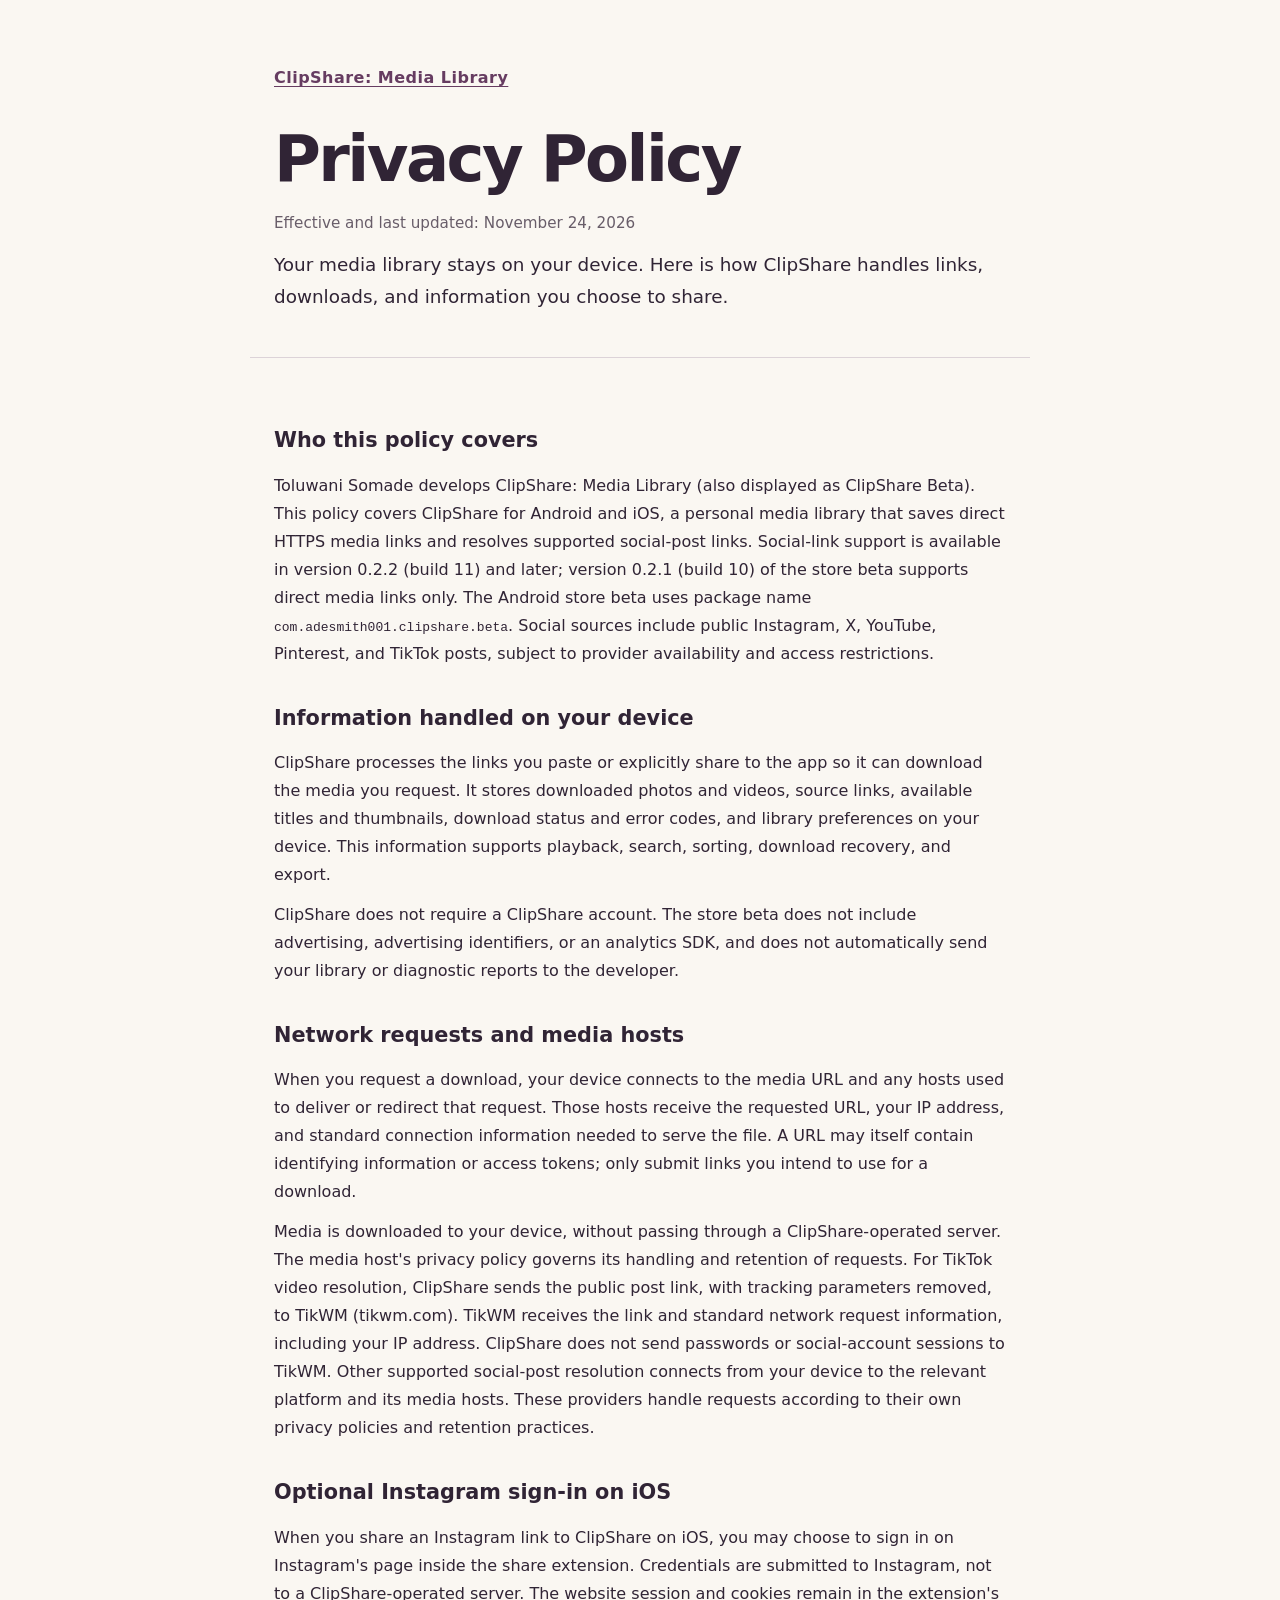
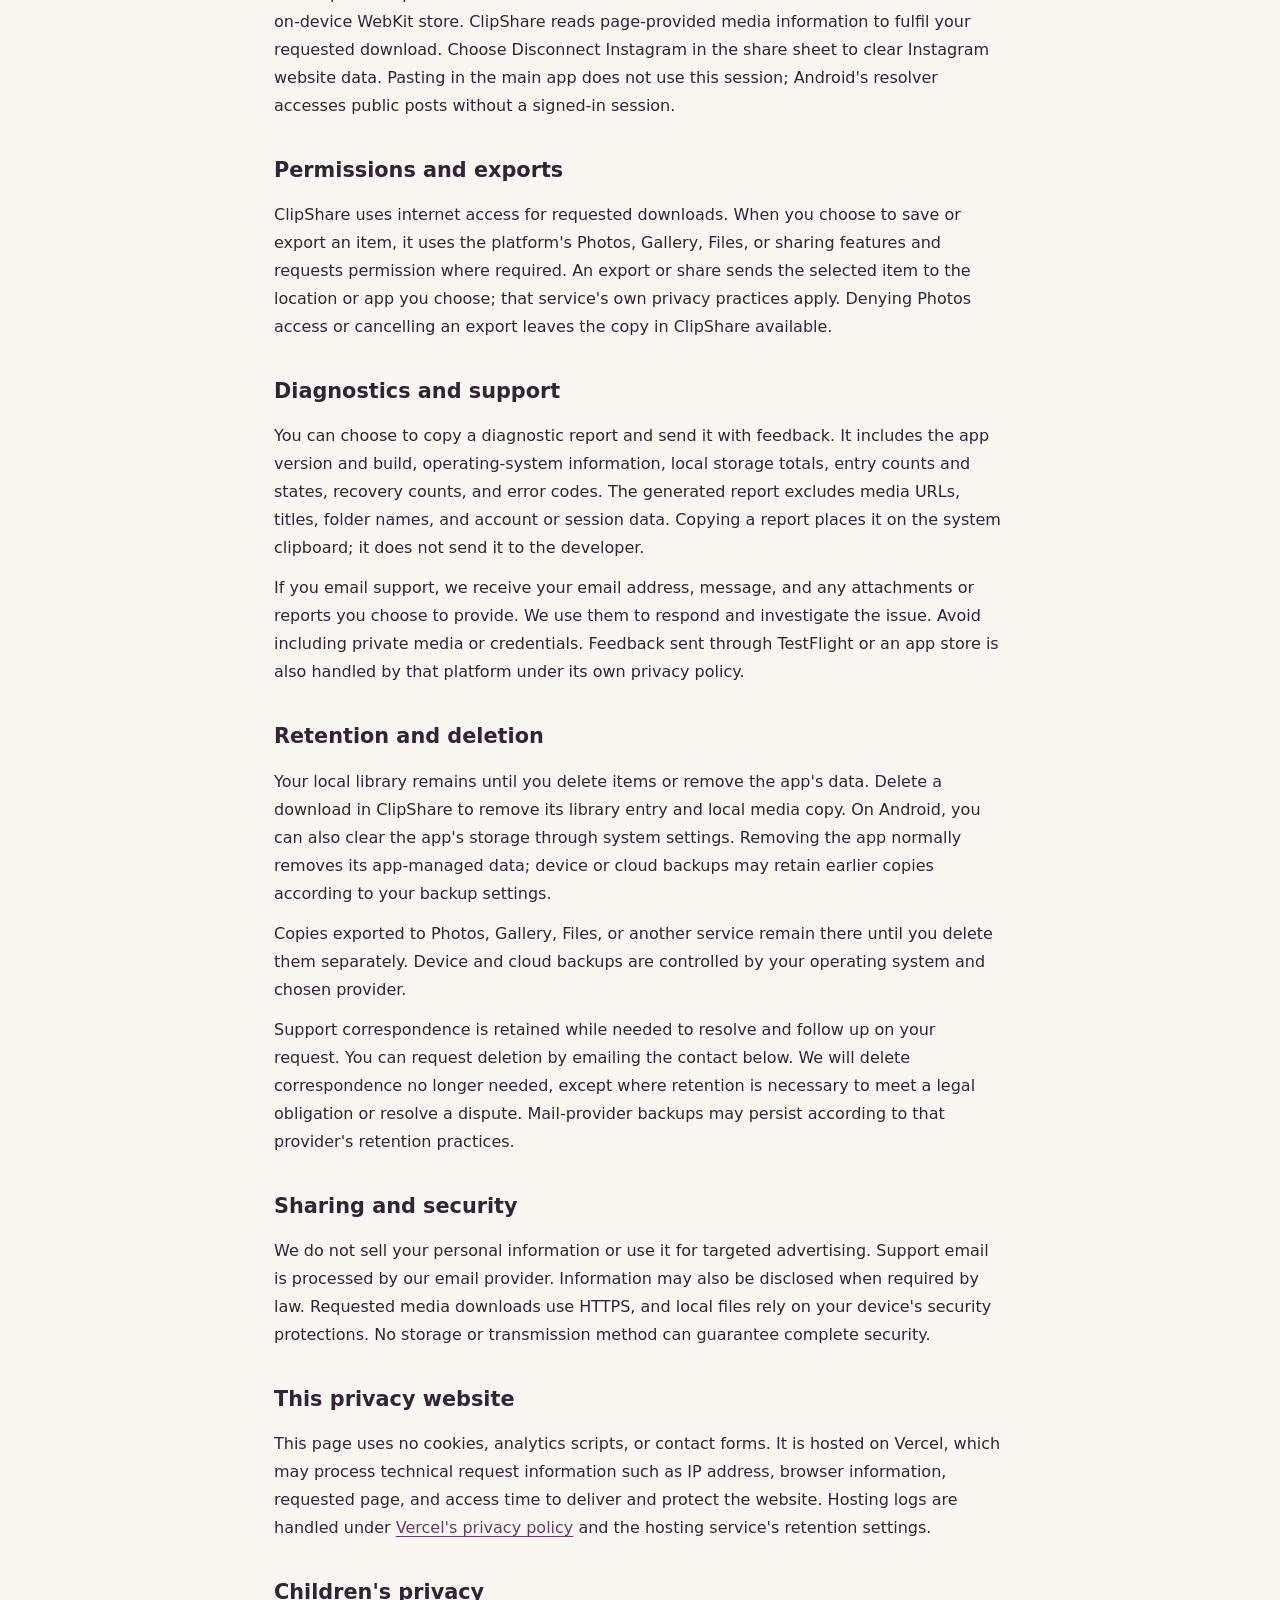
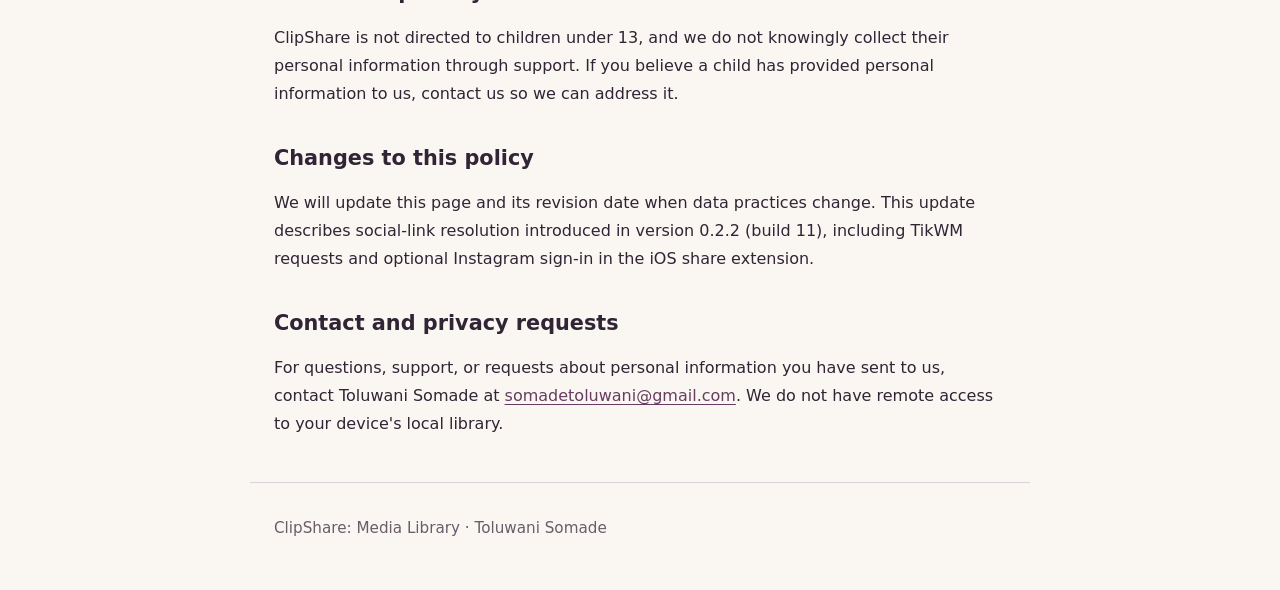
<file: privacy-site/privacy/index.html>
<!doctype html>
<html lang="en">
<head>
  <meta charset="utf-8">
  <meta name="viewport" content="width=device-width, initial-scale=1">
  <meta name="description" content="Privacy policy for ClipShare: Media Library for iOS and Android.">
  <meta name="color-scheme" content="light">
  <title>Privacy Policy · ClipShare: Media Library</title>
  <style>
    :root { color: #302435; background: #faf7f2; font-family: system-ui, sans-serif; }
    * { box-sizing: border-box; }
    body { margin: 0; line-height: 1.75; }
    header, main, footer { max-width: 780px; margin: auto; padding: 32px 24px; }
    header { padding-top: 64px; border-bottom: 1px solid #dcd3d8; }
    .brand { font-weight: 750; letter-spacing: .03em; }
    h1 { font-size: clamp(2.5rem, 7vw, 4rem); line-height: 1.1; margin: 32px 0 16px; letter-spacing: -.04em; }
    h2 { line-height: 1.35; font-size: 1.3rem; margin-top: 36px; }
    p, ul { margin: 12px 0; }
    a { color: #663c61; text-underline-offset: 3px; overflow-wrap: anywhere; }
    code { overflow-wrap: anywhere; } a:focus-visible { outline: 3px solid #663c61; outline-offset: 4px; }
    .date, footer { color: #685d69; font-size: .95rem; }
    .intro { font-size: 1.15rem; }
    footer { border-top: 1px solid #dcd3d8; padding-bottom: 48px; }
    @media print { :root { background: white; color: black; } header { padding-top: 0; } }
  </style>
</head>
<body>
  <header>
    <a class="brand" href="/">ClipShare: Media Library</a>
    <h1>Privacy Policy</h1>
    <p class="date">Effective and last updated: November 24, 2026</p>
    <p class="intro">Your media library stays on your device. Here is how ClipShare handles links, downloads, and information you choose to share.</p>
  </header>
  <main>
    <h2>Who this policy covers</h2>
    <p>Toluwani Somade develops ClipShare: Media Library (also displayed as ClipShare Beta). This policy covers ClipShare for Android and iOS, a personal media library that saves direct HTTPS media links and resolves supported social-post links. Social-link support is available in version 0.2.2 (build 11) and later; version 0.2.1 (build 10) of the store beta supports direct media links only. The Android store beta uses package name <code>com.adesmith001.clipshare.beta</code>. Social sources include public Instagram, X, YouTube, Pinterest, and TikTok posts, subject to provider availability and access restrictions.</p>

    <h2>Information handled on your device</h2>
    <p>ClipShare processes the links you paste or explicitly share to the app so it can download the media you request. It stores downloaded photos and videos, source links, available titles and thumbnails, download status and error codes, and library preferences on your device. This information supports playback, search, sorting, download recovery, and export.</p>
    <p>ClipShare does not require a ClipShare account. The store beta does not include advertising, advertising identifiers, or an analytics SDK, and does not automatically send your library or diagnostic reports to the developer.</p>

    <h2>Network requests and media hosts</h2>
    <p>When you request a download, your device connects to the media URL and any hosts used to deliver or redirect that request. Those hosts receive the requested URL, your IP address, and standard connection information needed to serve the file. A URL may itself contain identifying information or access tokens; only submit links you intend to use for a download.</p>
    <p>Media is downloaded to your device, without passing through a ClipShare-operated server. The media host's privacy policy governs its handling and retention of requests. For TikTok video resolution, ClipShare sends the public post link, with tracking parameters removed, to TikWM (tikwm.com). TikWM receives the link and standard network request information, including your IP address. ClipShare does not send passwords or social-account sessions to TikWM. Other supported social-post resolution connects from your device to the relevant platform and its media hosts. These providers handle requests according to their own privacy policies and retention practices.</p>

    <h2>Optional Instagram sign-in on iOS</h2>
    <p>When you share an Instagram link to ClipShare on iOS, you may choose to sign in on Instagram's page inside the share extension. Credentials are submitted to Instagram, not to a ClipShare-operated server. The website session and cookies remain in the extension's on-device WebKit store. ClipShare reads page-provided media information to fulfil your requested download. Choose Disconnect Instagram in the share sheet to clear Instagram website data. Pasting in the main app does not use this session; Android's resolver accesses public posts without a signed-in session.</p>

    <h2>Permissions and exports</h2>
    <p>ClipShare uses internet access for requested downloads. When you choose to save or export an item, it uses the platform's Photos, Gallery, Files, or sharing features and requests permission where required. An export or share sends the selected item to the location or app you choose; that service's own privacy practices apply. Denying Photos access or cancelling an export leaves the copy in ClipShare available.</p>

    <h2>Diagnostics and support</h2>
    <p>You can choose to copy a diagnostic report and send it with feedback. It includes the app version and build, operating-system information, local storage totals, entry counts and states, recovery counts, and error codes. The generated report excludes media URLs, titles, folder names, and account or session data. Copying a report places it on the system clipboard; it does not send it to the developer.</p>
    <p>If you email support, we receive your email address, message, and any attachments or reports you choose to provide. We use them to respond and investigate the issue. Avoid including private media or credentials. Feedback sent through TestFlight or an app store is also handled by that platform under its own privacy policy.</p>

    <h2>Retention and deletion</h2>
    <p>Your local library remains until you delete items or remove the app's data. Delete a download in ClipShare to remove its library entry and local media copy. On Android, you can also clear the app's storage through system settings. Removing the app normally removes its app-managed data; device or cloud backups may retain earlier copies according to your backup settings.</p>
    <p>Copies exported to Photos, Gallery, Files, or another service remain there until you delete them separately. Device and cloud backups are controlled by your operating system and chosen provider.</p>
    <p>Support correspondence is retained while needed to resolve and follow up on your request. You can request deletion by emailing the contact below. We will delete correspondence no longer needed, except where retention is necessary to meet a legal obligation or resolve a dispute. Mail-provider backups may persist according to that provider's retention practices.</p>

    <h2>Sharing and security</h2>
    <p>We do not sell your personal information or use it for targeted advertising. Support email is processed by our email provider. Information may also be disclosed when required by law. Requested media downloads use HTTPS, and local files rely on your device's security protections. No storage or transmission method can guarantee complete security.</p>

    <h2>This privacy website</h2>
    <p>This page uses no cookies, analytics scripts, or contact forms. It is hosted on Vercel, which may process technical request information such as IP address, browser information, requested page, and access time to deliver and protect the website. Hosting logs are handled under <a href="https://vercel.com/legal/privacy-policy">Vercel's privacy policy</a> and the hosting service's retention settings.</p>

    <h2>Children's privacy</h2>
    <p>ClipShare is not directed to children under 13, and we do not knowingly collect their personal information through support. If you believe a child has provided personal information to us, contact us so we can address it.</p>

    <h2>Changes to this policy</h2>
    <p>We will update this page and its revision date when data practices change. This update describes social-link resolution introduced in version 0.2.2 (build 11), including TikWM requests and optional Instagram sign-in in the iOS share extension.</p>

    <h2>Contact and privacy requests</h2>
    <p>For questions, support, or requests about personal information you have sent to us, contact Toluwani Somade at <a href="mailto:somadetoluwani@gmail.com">somadetoluwani@gmail.com</a>. We do not have remote access to your device's local library.</p>
  </main>
  <footer>ClipShare: Media Library · Toluwani Somade</footer>
</body>
</html>
</file>
